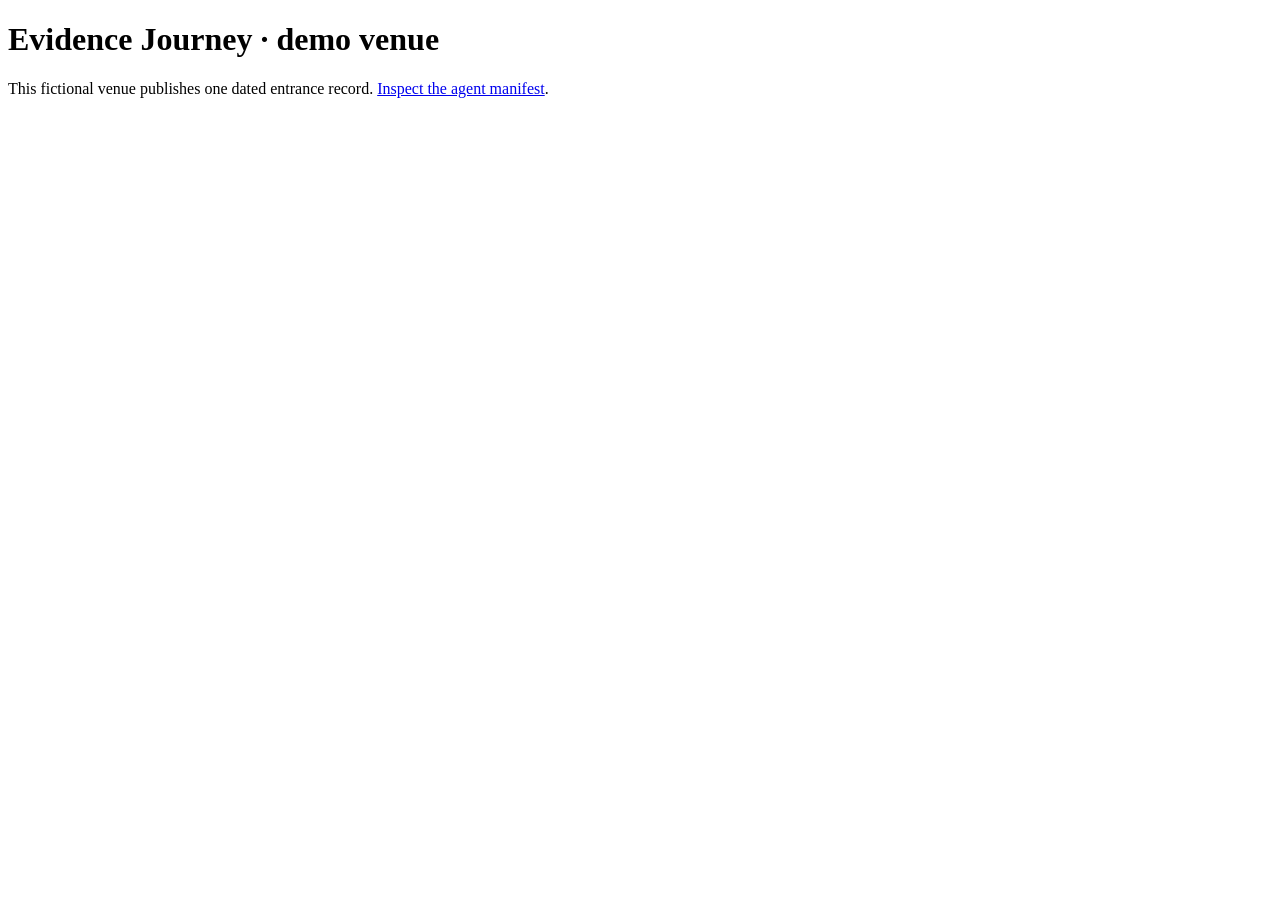
<file: peer/index.html>
<!doctype html>
<html lang="en"><head><meta charset="utf-8"><meta name="viewport" content="width=device-width, initial-scale=1"><title>Evidence Journey · Demo venue</title></head>
<body><main><h1>Evidence Journey · demo venue</h1>
<p>This fictional venue publishes one dated entrance record. <a href="./agent-manifest.json">Inspect the agent manifest</a>.</p>
</main></body></html>
</file>
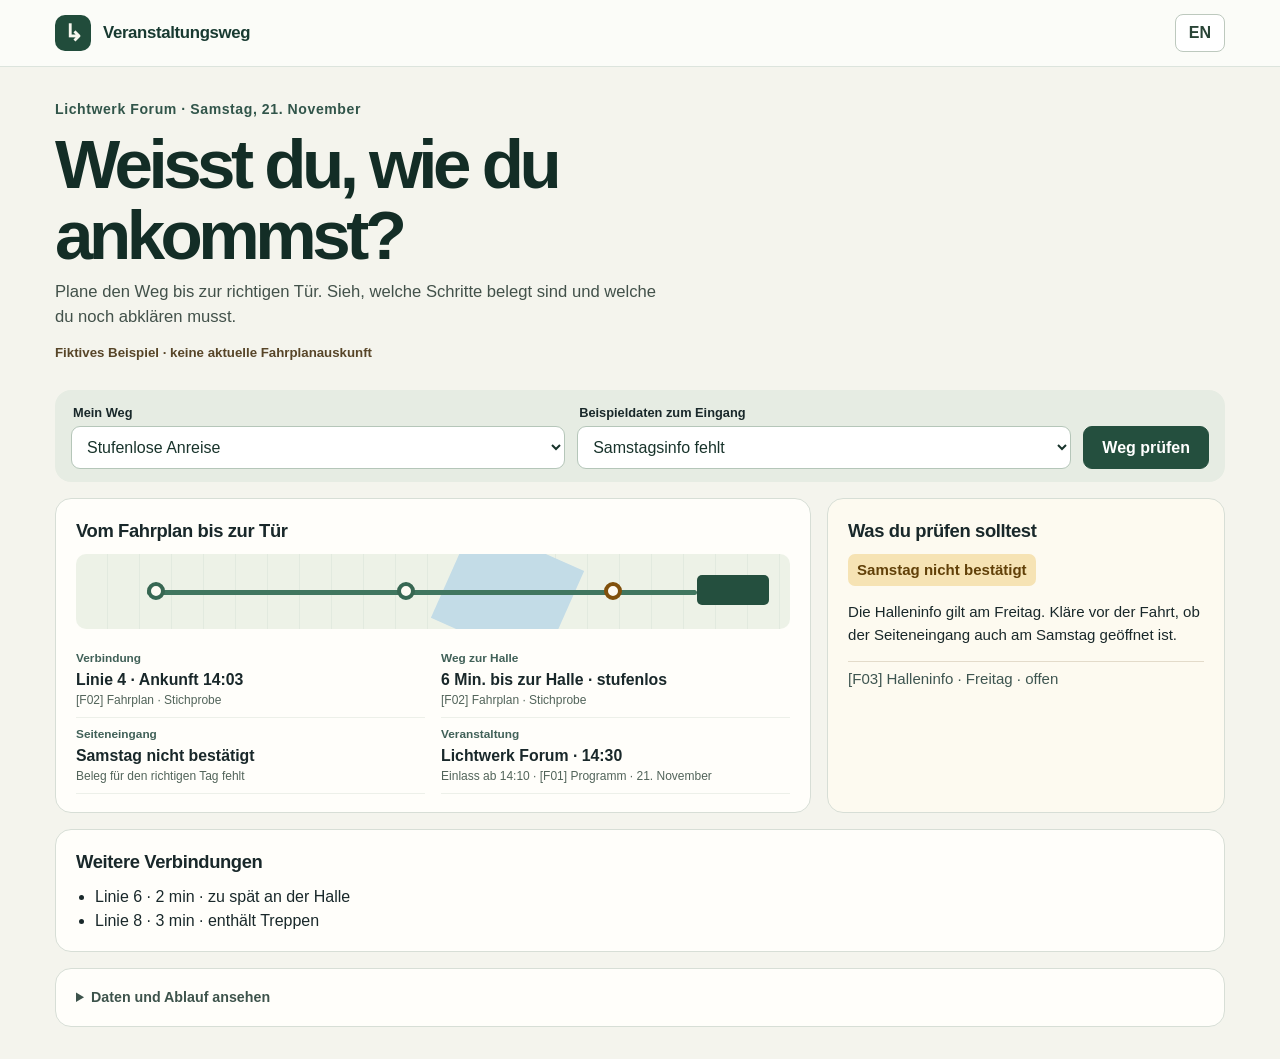
<file: site/index.html>
<!doctype html>
<html lang="de-CH">
<head>
  <meta charset="utf-8">
  <meta name="viewport" content="width=device-width, initial-scale=1">
  <meta name="color-scheme" content="light">
  <title>Veranstaltungsweg | Evidence Journey</title>
  <link rel="stylesheet" href="style.css">
</head>
<body>
  <a href="#main" class="skip" data-de="Zum Inhalt" data-en="Skip to content">Zum Inhalt</a>
  <header class="top">
    <a class="brand" href="./"><span class="mark" aria-hidden="true">↳</span><span data-de="Veranstaltungsweg" data-en="Evidence Journey">Veranstaltungsweg</span></a>
    <button type="button" id="language" class="language" aria-label="Switch to English">EN</button>
  </header>
  <main id="main" class="shell">
    <section class="intro" aria-labelledby="title">
      <div class="eyebrow" data-de="Lichtwerk Forum · Samstag, 21. November" data-en="Lichtwerk Forum · Saturday, 21 November">Lichtwerk Forum · Samstag, 21. November</div>
      <h1 id="title" data-de="Weisst du, wie du ankommst?" data-en="Know your way in.">Weisst du, wie du ankommst?</h1>
      <p data-de="Plane den Weg bis zur richtigen Tür. Sieh, welche Schritte belegt sind und welche du noch abklären musst." data-en="Plan the trip all the way to the door. See which steps have evidence and what you still need to confirm.">Plane den Weg bis zur richtigen Tür. Sieh, welche Schritte belegt sind und welche du noch abklären musst.</p>
      <p class="demo" data-de="Fiktives Beispiel · keine aktuelle Fahrplanauskunft" data-en="Fictional example · no live travel information">Fiktives Beispiel · keine aktuelle Fahrplanauskunft</p>
    </section>
    <section aria-labelledby="planning-title" class="controls">
      <h2 id="planning-title" class="sr" data-de="Weg planen" data-en="Plan the journey">Weg planen</h2>
      <div><label for="preference" data-de="Mein Weg" data-en="My route">Mein Weg</label>
        <select id="preference">
          <option value="stepFree" data-de="Stufenlose Anreise" data-en="Step-free travel">Stufenlose Anreise</option>
          <option value="shortWalk" data-de="Kürzerer Fussweg" data-en="Shortest walk">Kürzerer Fussweg</option>
        </select>
      </div>
      <div><label for="scenario" data-de="Beispieldaten zum Eingang" data-en="Example entrance evidence">Beispieldaten zum Eingang</label>
        <select id="scenario">
          <option value="missing" data-de="Samstagsinfo fehlt" data-en="Saturday information missing">Samstagsinfo fehlt</option>
          <option value="confirmed" data-de="Halle bestätigt Öffnung" data-en="Venue confirms it is open">Halle bestätigt Öffnung</option>
          <option value="conflict" data-de="Zwei Quellen widersprechen sich" data-en="Two sources disagree">Zwei Quellen widersprechen sich</option>
        </select>
      </div>
      <button type="button" id="run" class="run" disabled data-de="Weg prüfen" data-en="Check journey">Weg prüfen</button>
    </section>
    <p id="error" role="alert" hidden></p>
    <div class="result" id="result" hidden>
      <section class="route" aria-labelledby="route-title">
        <h2 id="route-title" data-de="Vom Fahrplan bis zur Tür" data-en="From timetable to door">Vom Fahrplan bis zur Tür</h2>
        <div class="schematic" aria-hidden="true"><span class="track"></span><span class="stop one"></span><span class="stop two"></span><span class="stop three"></span><span class="ribbon"></span><span class="warehouse"></span></div>
        <ol class="steps" id="steps"></ol>
      </section>
      <aside class="proof" aria-labelledby="proof-title">
        <h2 id="proof-title" data-de="Was du prüfen solltest" data-en="What to check">Was du prüfen solltest</h2>
        <p id="outcome" class="outcome" aria-live="polite"></p>
        <p id="explain"></p>
        <div id="source-list"></div>
      </aside>
      <section class="details" aria-labelledby="details-title">
        <h2 id="details-title" data-de="Weitere Verbindungen" data-en="Other connections">Weitere Verbindungen</h2>
        <ul id="alternatives"></ul>
      </section>
    </div>
    <details class="technical">
      <summary data-de="Daten und Ablauf ansehen" data-en="Inspect data and execution">Daten und Ablauf ansehen</summary>
      <p id="trace"></p>
      <p><a href="./agent-manifest.json">Agent manifest</a> · <a href="./event-way.network.json">Network JSON</a></p>
      <p><a href="./reference/" data-de="Modellmodus mit offiziellem Beispiel-Runtime" data-en="Model mode with the official example runtime">Modellmodus mit offiziellem Beispiel-Runtime</a></p>
      <section id="local-ai" hidden>
        <h3 data-de="Erklärung mit lokaler KI" data-en="Explanation with local AI">Erklärung mit lokaler KI</h3>
        <button type="button" id="local-ai-run" class="language" data-de="Auf diesem Computer erklären" data-en="Explain on this computer">Auf diesem Computer erklären</button>
        <p id="local-ai-status" role="status"></p>
        <p id="local-ai-output"></p>
      </section>
      <form id="partner-form" class="partner-form">
        <label for="peer" data-de="Adresse des Demo-Hallenregisters" data-en="Demo venue registry address">Adresse des Demo-Hallenregisters</label>
        <input id="peer" type="url" required autocomplete="off" aria-describedby="partner-hint" spellcheck="false">
        <p id="partner-hint" data-de="Das Register liefert einen zusätzlichen fiktiven Beleg. Die Abfrage sendet keine Reiseauswahl." data-en="The registry adds fictional evidence. The request does not send your journey choices.">Das Register liefert einen zusätzlichen fiktiven Beleg. Die Abfrage sendet keine Reiseauswahl.</p>
        <button type="submit" id="partner-run" class="language" data-de="Demo-Hallenregister abfragen" data-en="Query demo venue registry">Demo-Hallenregister abfragen</button>
        <button type="button" id="partner-remove" class="language" disabled data-de="Zusatzbeleg entfernen" data-en="Remove extra evidence">Zusatzbeleg entfernen</button>
        <p id="partner-status" role="status"></p>
      </form>
    </details>
  </main>
  <script type="module" src="app.mjs"></script>
</body>
</html>
</file>
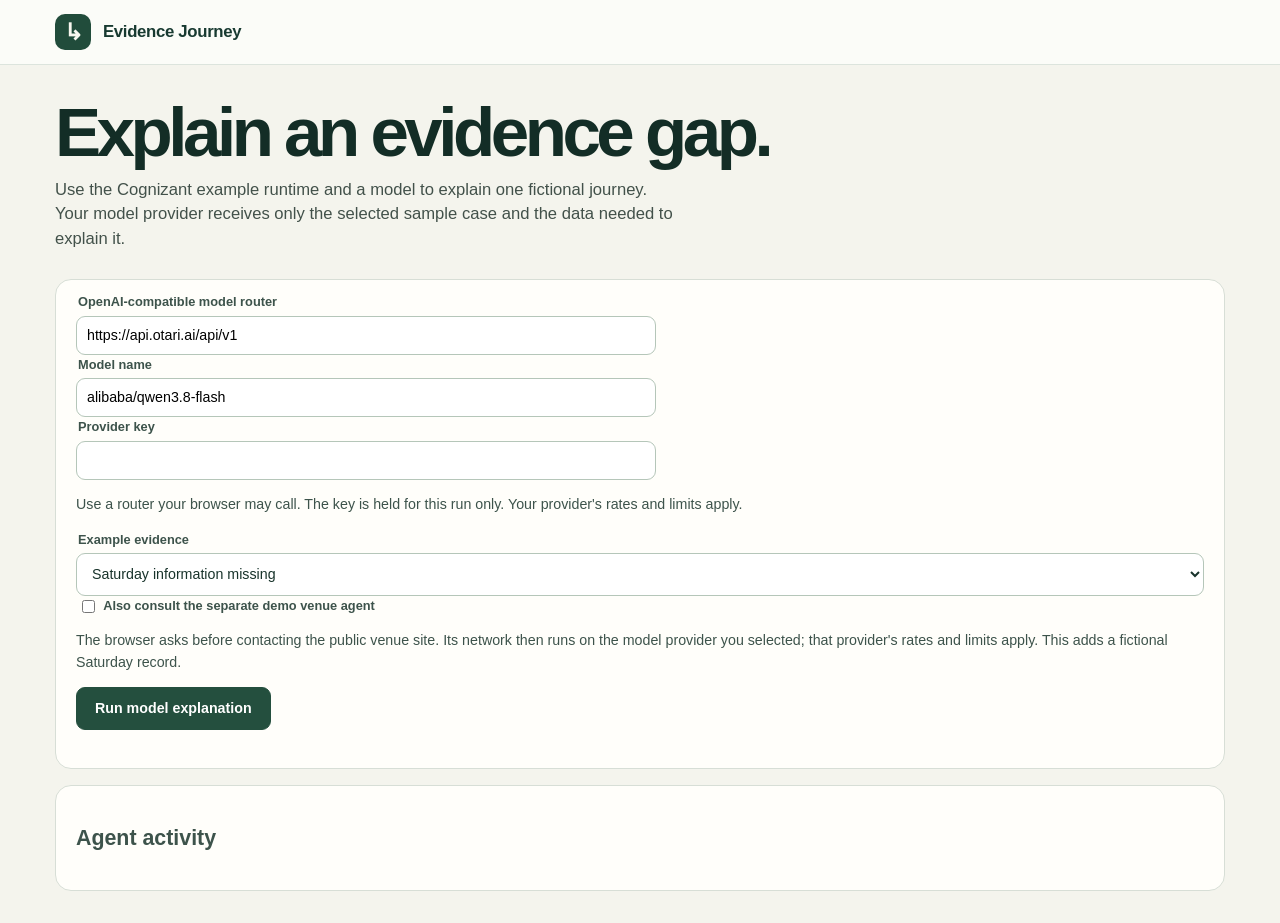
<file: site/reference/index.html>
<!doctype html>
<html lang="en"><head>
<meta charset="utf-8"><meta name="viewport" content="width=device-width, initial-scale=1">
<title>Evidence Journey · Model mode</title>
<link rel="stylesheet" href="../style.css">
<style>.partner-form input[type="checkbox"]{display:inline-block;width:auto;vertical-align:middle;margin-right:.4em}</style>
</head>
<body>
<header class="top"><a class="brand" href="../"><span class="mark">↳</span>Evidence Journey</a></header>
<main class="shell">
  <section class="intro">
    <h1>Explain an evidence gap.</h1>
    <p>Use the Cognizant example runtime and a model to explain one fictional journey. Your model provider receives only the selected sample case and the data needed to explain it.</p>
  </section>
  <form id="setup" class="technical partner-form">
    <label for="router">OpenAI-compatible model router</label>
    <input id="router" type="url" required value="https://api.otari.ai/api/v1" autocomplete="off">
    <label for="model">Model name</label>
    <input id="model" required value="alibaba/qwen3.8-flash" maxlength="120" autocomplete="off">
    <label for="key">Provider key</label>
    <input id="key" type="password" maxlength="600" autocomplete="off">
    <p>Use a router your browser may call. The key is held for this run only. Your provider's rates and limits apply.</p>
    <label for="case">Example evidence</label>
    <select id="case">
      <option value="missing">Saturday information missing</option>
      <option value="confirmed">Venue confirms opening</option>
      <option value="conflict">Two sources disagree</option>
    </select>
    <label><input id="use-peer" type="checkbox"> Also consult the separate demo venue agent</label>
    <p>The browser asks before contacting the public venue site. Its network then runs on the model provider you selected; that provider's rates and limits apply. This adds a fictional Saturday record.</p>
    <p><button class="run" type="submit" id="start">Run model explanation</button></p>
  </form>
  <section class="technical" aria-labelledby="activity-title">
    <h2 id="activity-title">Agent activity</h2>
    <p id="model-status" role="status"></p>
    <ul id="activity"></ul>
    <p id="model-answer"></p>
  </section>
</main>
<script type="module" src="./reference-app.mjs"></script>
</body>
</html>
</file>
<file: site/style.css>
:root{color:#19282a;background:#f4f4ed;font-family:Inter,"Segoe UI",sans-serif;line-height:1.5;color-scheme:light}
*{box-sizing:border-box}
body{margin:0}
[hidden]{display:none!important}
.top{border-bottom:1px solid #dce4dd;background:#fbfcf8;display:flex;align-items:center;justify-content:space-between;padding:14px max(24px,calc((100% - 1170px)/2))}
.brand{color:#183a31;text-decoration:none;font-size:1.05rem;font-weight:800;letter-spacing:-.02em;display:flex;align-items:center;gap:12px}
.mark{background:#214c3b;color:#f8f7ef;display:grid;place-items:center;width:36px;height:36px;border-radius:10px;font-size:1.45rem}
.language{border:1px solid #bdc9be;background:#fff;color:#294436;padding:6px 13px;border-radius:8px;font-weight:700}
.shell{width:min(1170px,calc(100% - 44px));margin:0 auto;padding:32px 0}
.intro{max-width:750px;margin-bottom:27px}
.eyebrow{font-size:.88rem;color:#31554a;letter-spacing:.04em;font-weight:700;margin-bottom:9px}
h1{font-size:clamp(2.5rem,5.4vw,4.8rem);line-height:1.02;letter-spacing:-.065em;margin:0;font-weight:850;color:#132d26}
.intro p{font-size:1.04rem;max-width:620px;color:#42514a;margin:10px 0}
.intro .demo{font-size:.83rem;font-weight:700;color:#574528;margin-top:13px}
.controls{display:flex;align-items:end;gap:12px;padding:13px 16px;background:#e6ece3;border-radius:16px;margin-bottom:16px}
.controls div{flex:1;min-width:0}
label{display:block;font-size:.8rem;font-weight:700;margin:0 0 4px 2px}
button,select{font:inherit}
button{cursor:pointer}
button:disabled{opacity:.55;cursor:wait}
select{width:100%;border:1px solid #b5c6b9;border-radius:9px;background:#fff;color:#18332b;padding:8px 11px;min-height:43px}
.run{background:#244f3e;color:#fff;border:1px solid #244f3e;border-radius:9px;padding:8px 18px;min-height:43px;font-weight:700;white-space:nowrap}
button:hover:not(:disabled){filter:brightness(.9)}
:focus-visible{outline:3px solid #264d9f;outline-offset:4px}
.result{display:grid;grid-template-columns:minmax(0,1.9fr) minmax(0,1fr);gap:16px}
.route,.proof,.details,.technical{border-radius:16px;border:1px solid #d7ded6;background:#fffefa;padding:18px 20px}
.route h2,.proof h2,.details h2{font-size:1.15rem;margin:0 0 9px;letter-spacing:-.02em}
.schematic{height:75px;position:relative;overflow:hidden;background:repeating-linear-gradient(90deg,#edf2e7 0,#edf2e7 31px,#e2eadf 31px,#e2eadf 32px);border-radius:10px;isolation:isolate}
.track{position:absolute;left:10%;right:13%;top:48%;height:5px;border-radius:12px;background:#40765f;z-index:1}
.stop{position:absolute;top:38%;left:10%;height:18px;width:18px;border:4px solid #376752;background:#fdfaf2;border-radius:50%;z-index:2}
.stop.two{left:45%}.stop.three{left:74%;border-color:#80500c}
.ribbon{position:absolute;width:17%;height:140%;top:-15%;left:52%;background:#c3dce7;transform:rotate(24deg);z-index:0}
.warehouse{position:absolute;width:10%;height:40%;top:29%;right:3%;border-radius:5px;background:#244f3e;z-index:2}
.steps{margin:13px 0 0;padding:0;list-style:none;display:grid;grid-template-columns:repeat(2,minmax(0,1fr));column-gap:16px}
.step{padding:8px 0;border-bottom:1px solid #edf0e9;display:grid;gap:2px}
.step-label{font-size:.74rem;color:#416158;font-weight:750}.step-source{color:#52645a;font-size:.75rem}
.step strong{font-size:.99rem;line-height:1.22}
.proof{background:#fdfaf0}
.proof p{font-size:.94rem}
.outcome{width:fit-content;border-radius:7px;padding:5px 9px;color:#614008;background:#f6e3b4;font-weight:800;margin:9px 0}
.outcome[data-state=open]{color:#244d33;background:#dcebd9}
.outcome[data-state=conflicting],.outcome[data-state=closed]{color:#713a33;background:#f3ded8}
.source{color:#3e5550;border-top:1px solid #e3dbca;padding-top:6px}
.details{grid-column:1 / -1}
.details ul{margin:0;padding-left:19px}
.technical{margin-top:16px;font-size:.89rem;color:#3d534b}
.technical summary{cursor:pointer;font-weight:700}
.partner-form{margin-top:16px;padding-top:12px;border-top:1px solid #d7ded6}
.partner-form input{display:block;width:min(100%,580px);border:1px solid #b5c6b9;border-radius:9px;background:#fff;font:inherit;padding:8px 10px}
.partner-form button{margin:0 6px 6px 0}
a{color:#1d5f51}
.sr,.skip:not(:focus){position:absolute;width:1px;height:1px;clip-path:inset(50%);overflow:hidden;white-space:nowrap}
.skip:focus{position:absolute;z-index:5;padding:8px;background:#fff}
#error{background:#f4dcd8;padding:12px;color:#733831;border-radius:8px}
@media(max-width:820px){.shell{padding-top:25px}.result{grid-template-columns:minmax(0,1fr)}}
@media(max-width:560px){.shell{width:calc(100% - 28px)}.controls{display:grid}.steps{grid-template-columns:minmax(0,1fr)}.top{padding-inline:14px}}
</file>
